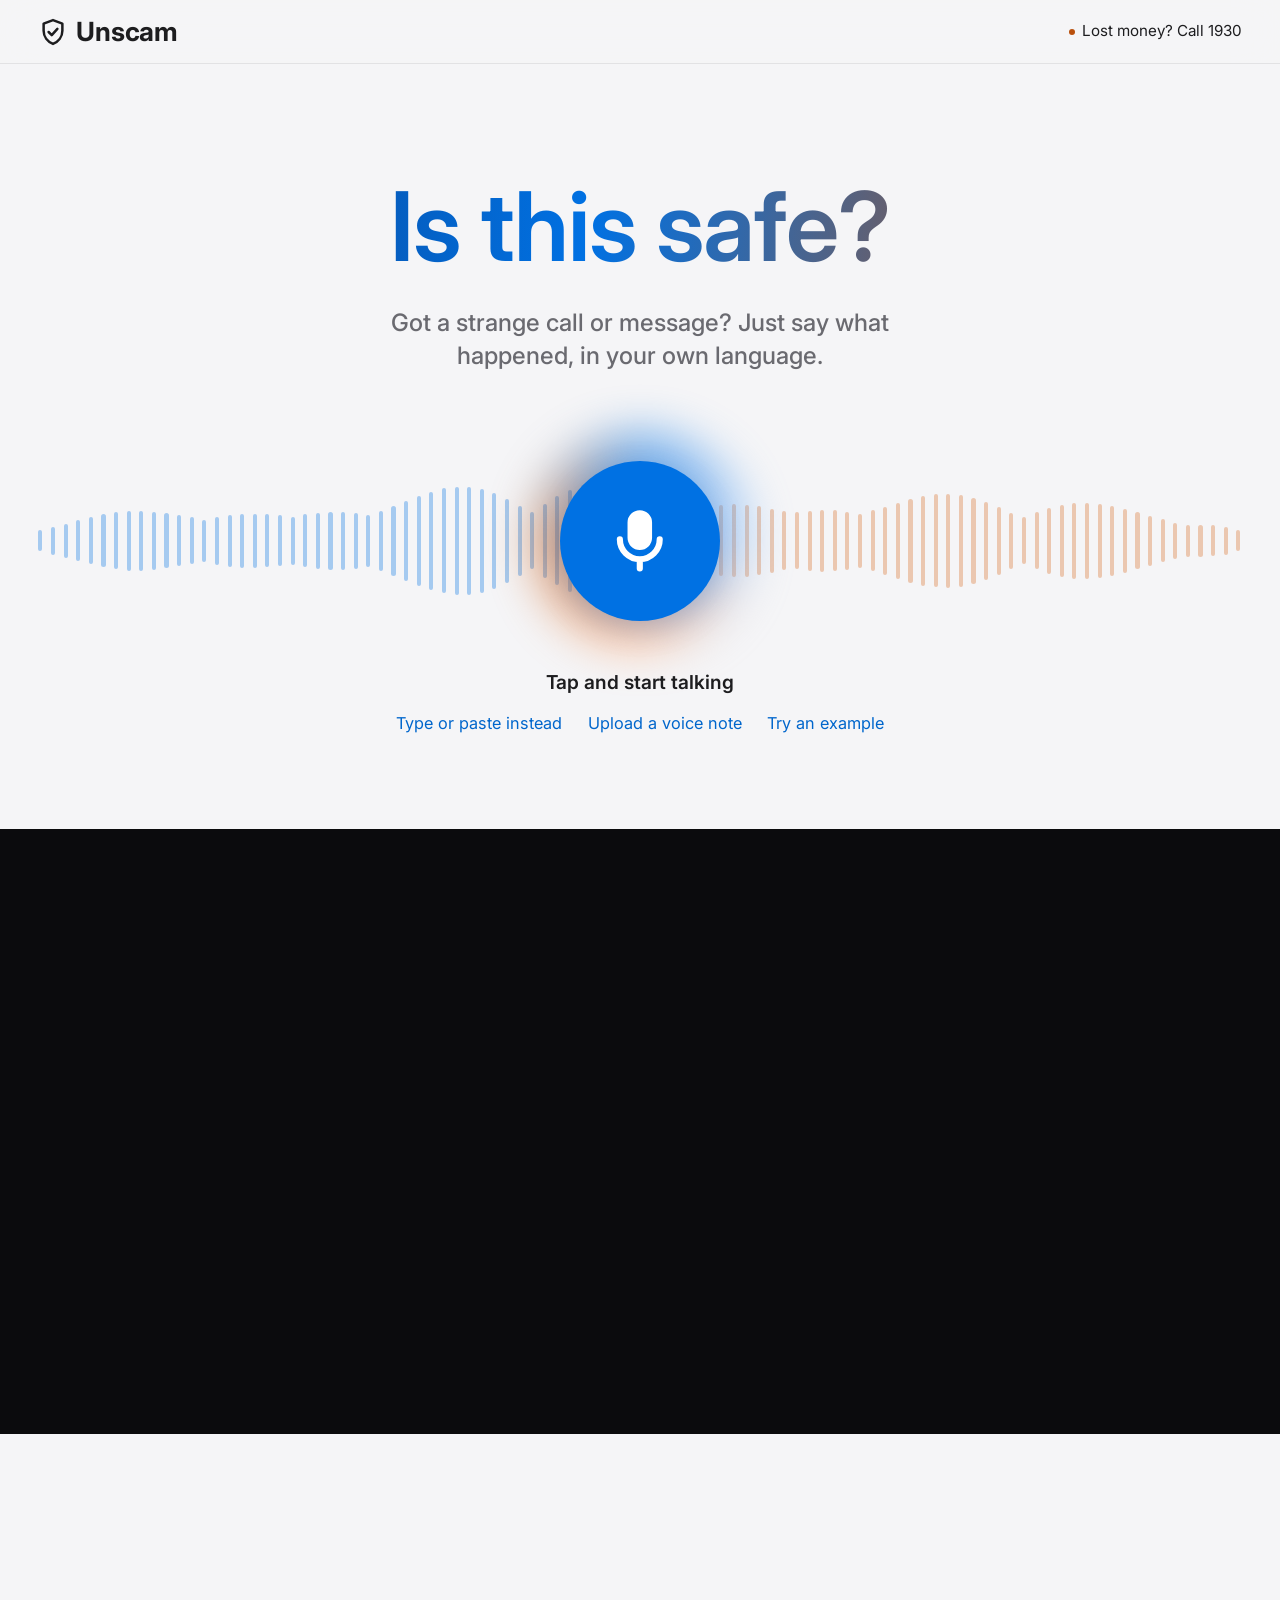
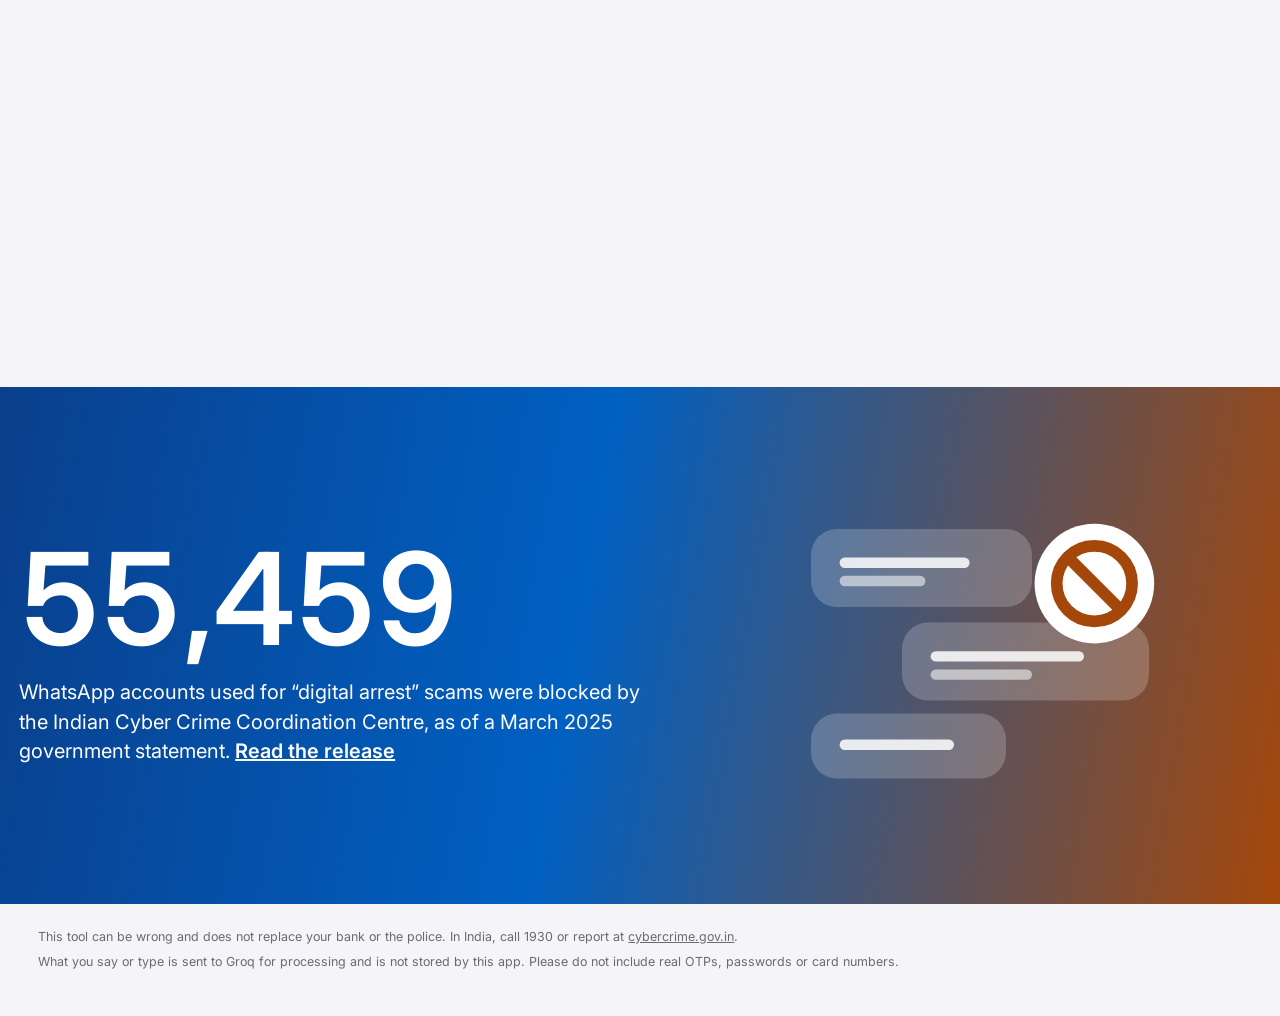
<file: public/index.html>
<!doctype html>
<html lang="en">
<head>
<script>document.documentElement.classList.add("js")</script>
<meta charset="utf-8">
<meta name="viewport" content="width=device-width, initial-scale=1, viewport-fit=cover">
<title>Unscam: check a strange call or message</title>
<meta name="description" content="Tell us about a strange call or message in your own words and language. Get a clear answer and what to do next.">
<meta name="theme-color" content="#A9C6FA">
<link rel="icon" href="data:image/svg+xml,<svg xmlns='http://www.w3.org/2000/svg' viewBox='0 0 32 32'><rect width='32' height='32' rx='9' fill='%231F5FCF'/><path d='M16 6l8 3v6c0 5-3.4 8.6-8 10-4.6-1.4-8-5-8-10V9z' fill='none' stroke='%23FFFFFF' stroke-width='2.4' stroke-linejoin='round'/></svg>">
<link rel="preconnect" href="https://fonts.googleapis.com"><link rel="preconnect" href="https://fonts.gstatic.com" crossorigin>
<link href="https://fonts.googleapis.com/css2?family=Inter:wght@400;500;600&family=Noto+Sans+Tamil:wght@400;500;600&family=Noto+Sans+Devanagari:wght@400;500;600&display=swap" rel="stylesheet">
<link rel="stylesheet" href="/static/style.css?v=24">
</head>
<body>
<header class="nav">
  <a class="logo" href="/" aria-label="Unscam home">
    <svg viewBox="0 0 24 24" aria-hidden="true"><path d="M12 2.5l7.500 2.800v5.700c0 4.700-3.100 8.700-7.500 10.500-4.400-1.800-7.500-5.800-7.500-10.500V5.300z"/><path d="M8.500 12l2.5 2.5 4.500-5"/></svg>
    Unscam
  </a>
  <a class="helpline" href="tel:1930"><span class="dot"></span>Lost money? Call 1930</a>
</header>

<main>
<section class="hero">
  <div class="hero-copy">
    <h1 id="headline" aria-live="off">Is this safe?</h1>
    <p class="lede">Got a strange call or message? Just say what happened, in your own language.</p>
  </div>

  <div class="stage" id="stage">
    <!-- idle / recording / checking -->
    <div class="capture" id="capture">
      <div class="wave" id="wave" aria-hidden="true"></div>
      <button class="mic" id="micBtn" type="button" aria-label="Start speaking">
        <span class="ring r1"></span><span class="ring r2"></span><span class="ring r3"></span>
        <span class="mic-core">
          <svg class="i-mic" viewBox="0 0 24 24" aria-hidden="true"><rect x="9" y="3" width="6" height="11" rx="3"/><path d="M5.5 11.5a6.5 6.5 0 0013 0M12 18v3"/></svg>
          <svg class="i-stop" viewBox="0 0 24 24" aria-hidden="true"><rect x="7" y="7" width="10" height="10" rx="2"/></svg>
          <span class="spinner"></span>
        </span>
      </button>
      <p class="status" id="status" role="status">Tap and start talking</p>
      <p class="timer" id="timer" hidden>0:00</p>

      <div class="alts" id="alts">
        <button class="link-btn" type="button" id="typeToggle">Type or paste instead</button>
        <span class="sep" aria-hidden="true"></span>
        <label class="link-btn" for="fileInput">Upload a voice note</label>
        <span class="sep" aria-hidden="true"></span>
        <button class="link-btn" type="button" id="exToggle" aria-expanded="false" aria-controls="examples">Try an example</button>
        <input id="fileInput" type="file" accept="audio/*,.ogg,.opus,.m4a" hidden>
      </div>

      <form class="typed" id="typedForm" hidden>
        <label for="typed" class="sr">Paste the message, or describe what happened</label>
        <textarea id="typed" rows="4" maxlength="4000" placeholder="Paste the message, or describe what happened..."></textarea>
        <button class="primary" type="submit">Check this</button>
      </form>

      <p class="error" id="error" role="alert" hidden></p>
    </div>

    <!-- result -->
    <div class="result" id="result" hidden tabindex="-1">
      <div class="verdict" id="verdict">
        <span class="badge" id="badge" aria-hidden="true"><i id="badgeMark"></i></span>
        <div class="vtext">
          <h2 id="verdictText"></h2>
          <div class="meter" id="meter" role="img"><b id="meterLabel"></b></div>
          <div class="langs" id="langs" role="group" aria-label="Reply language" hidden></div>
        </div>
      </div>
      <figure class="heard" id="heardBox" hidden>
        <figcaption id="heardLabel"></figcaption>
        <blockquote id="heard"></blockquote>
        <button class="link-btn fix" id="fixHeard" type="button"></button>
      </figure>
      <div class="detail">
        <section class="block" id="whyBlock">
          <h3 id="whyLabel"></h3>
          <ul class="reasons" id="reasons"></ul>
        </section>
        <section class="block">
          <h3 id="stepsLabel"></h3>
          <ol class="steps" id="steps"></ol>
        </section>
      </div>
      <div class="actions" id="actions"></div>
      <p class="degraded" id="degraded" hidden>The AI check was unavailable, so this is based on our phrase lists only. Treat it with extra care.</p>
      <button class="again" id="again" type="button">Check something else</button>
    </div>
  </div>

  <div class="examples" id="examples" hidden>
    <div class="ex-row">
      <button type="button" data-ex="मैं CBI अधिकारी बोल रहा हूं। आपके नाम के पार्सल में ड्रग्स मिले हैं। वीडियो कॉल पर बने रहें और किसी को न बताएं।">“CBI” video call</button>
      <button type="button" data-ex="I got a KYC update message from an unknown number. It looks like it is from my bank.">KYC from unknown number</button>
      <button type="button" data-ex="आपका OTP 482913 है। इसे किसी के साथ साझा न करें। - SBI">A genuine OTP alert</button>
    </div>
  </div>
</section>

<section class="band how">
  <h2>Three steps. <span class="nowrap">No sign-up.</span></h2>
  <ol class="how-grid">
    <li><svg class="step-art" viewBox="0 0 160 110" aria-hidden="true"><rect x="8" y="10" width="112" height="70" rx="20" fill="#0071E3"/><path d="M36 78l-4 24 26-22z" fill="#0071E3"/><g stroke="#fff" stroke-width="6" stroke-linecap="round"><path d="M38 38v14M52 28v34M66 20v50M80 30v30M94 38v14"/></g><circle cx="138" cy="28" r="13" fill="#FF9B5C"/><circle cx="150" cy="60" r="7" fill="#FF9B5C" opacity=".6"/></svg><b>Say what happened</b><span>Describe the call or message, or paste it. No forms and no special words.</span></li>
    <li><svg class="step-art" viewBox="0 0 160 110" aria-hidden="true"><rect x="8" y="10" width="104" height="84" rx="14" fill="#2A2A2E"/><rect x="24" y="28" width="72" height="8" rx="4" fill="#A1A1A6"/><rect x="24" y="46" width="44" height="8" rx="4" fill="#FF9B5C"/><rect x="24" y="64" width="62" height="8" rx="4" fill="#A1A1A6"/><circle cx="100" cy="60" r="29" fill="rgba(109,177,255,.2)" stroke="#6DB1FF" stroke-width="7"/><path d="M122 82l26 22" stroke="#6DB1FF" stroke-width="10" stroke-linecap="round"/><path d="M100 46v16" stroke="#FF9B5C" stroke-width="6" stroke-linecap="round"/><circle cx="100" cy="73" r="3.5" fill="#FF9B5C"/></svg><b>We look for warning signs</b><span>AI and known scam patterns check for things like OTP requests, arrest threats and fake KYC.</span></li>
    <li><svg class="step-art" viewBox="0 0 160 110" aria-hidden="true"><path d="M60 6l40 15v32c0 26-17 42-40 50-23-8-40-24-40-50V21z" fill="#0071E3"/><path d="M42 54l14 14 24-28" fill="none" stroke="#fff" stroke-width="8" stroke-linecap="round" stroke-linejoin="round"/><circle cx="130" cy="72" r="24" fill="#FF9B5C"/><path d="M120 62c2 11 9 18 20 20l5-6-8-5-3 3c-3-1-6-4-7-7l3-3-5-8z" fill="#0B0B0D"/></svg><b>Get a clear next step</b><span>A straight answer, the reasons, and exactly who to call if something is wrong.</span></li>
  </ol>
</section>

<section class="band watch">
  <div>
    <h2>What gives a scam away</h2>
    <p>Scammers use fear and hurry. These are some of the signs we listen for.</p>
  </div>
  <ul class="flags">
    <li><svg viewBox="0 0 40 40" aria-hidden="true"><rect x="5" y="14" width="30" height="20" rx="4"/><path d="M12 14v-4a8 8 0 0 1 16 0v4"/><circle cx="20" cy="24" r="3"/></svg><span>Asking for your OTP or PIN</span></li><li><svg viewBox="0 0 40 40" aria-hidden="true"><circle cx="13" cy="20" r="8"/><circle cx="29" cy="20" r="8"/><path d="M21 20h0"/><path d="M6 10l4 4M34 10l-4 4"/></svg><span>“You will be arrested”</span></li><li><svg viewBox="0 0 40 40" aria-hidden="true"><path d="M17 23a7 7 0 0 0 10 0l5-5a7 7 0 0 0-10-10l-2 2"/><path d="M23 17a7 7 0 0 0-10 0l-5 5a7 7 0 0 0 10 10l2-2"/></svg><span>KYC updates by link</span></li><li><svg viewBox="0 0 40 40" aria-hidden="true"><rect x="4" y="7" width="32" height="22" rx="3"/><path d="M14 35h12M20 29v6"/><path d="M14 21l6-7 6 7M20 14v11" /></svg><span>Screen-sharing apps</span></li>
    <li><svg viewBox="0 0 40 40" aria-hidden="true"><rect x="5" y="12" width="30" height="22" rx="4"/><path d="M5 19h30"/><path d="M12 6l8-4 8 4"/><circle cx="20" cy="27" r="3"/></svg><span>“Move money to a safe account”</span></li><li><svg viewBox="0 0 40 40" aria-hidden="true"><path d="M10 5h6l3 8-4 3a18 18 0 0 0 9 9l3-4 8 3v6a4 4 0 0 1-4 4C19 34 6 21 6 9a4 4 0 0 1 4-4z"/><path d="M27 6a4 4 0 0 1 7 2c0 3-3 3-3 6"/><path d="M31 18h0"/></svg><span>Unknown numbers acting as your bank</span></li><li><svg viewBox="0 0 40 40" aria-hidden="true"><rect x="6" y="16" width="28" height="18" rx="3"/><path d="M4 10h32v6H4zM20 10v24"/><path d="M20 10c-3-7-11-7-11-2 0 2 3 2 11 2zM20 10c3-7 11-7 11-2 0 2-3 2-11 2z"/></svg><span>Fees to claim a prize</span></li><li><svg viewBox="0 0 40 40" aria-hidden="true"><path d="M6 6l28 28"/><path d="M12 9h18a5 5 0 0 1 5 5v11a5 5 0 0 1-2 4M27 30H16l-8 6v-6a5 5 0 0 1-3-5V14a5 5 0 0 1 1-3"/></svg><span>“Don’t tell anyone”</span></li>
  </ul>
</section>

<section class="band fact">
  <div class="fact-grid">
    <div class="fact-text">
      <p class="big" data-count="83668">83,668</p>
      <p>WhatsApp accounts used for “digital arrest” scams were blocked by the Indian Cyber Crime Coordination Centre, as of a March 2025 government statement.
      <a href="https://pib.gov.in/PressReleasePage.aspx?PRID=2110809" target="_blank" rel="noopener">Read the release</a></p>
    </div>
    <svg class="fact-art" viewBox="0 0 320 220" aria-hidden="true">
      <rect x="20" y="20" width="170" height="60" rx="20" fill="rgba(255,255,255,.2)"/><rect x="42" y="42" width="100" height="8" rx="4" fill="#fff" opacity=".85"/><rect x="42" y="56" width="66" height="8" rx="4" fill="#fff" opacity=".55"/>
      <rect x="90" y="92" width="190" height="60" rx="20" fill="rgba(255,255,255,.2)"/><rect x="112" y="114" width="118" height="8" rx="4" fill="#fff" opacity=".85"/><rect x="112" y="128" width="78" height="8" rx="4" fill="#fff" opacity=".55"/>
      <rect x="20" y="162" width="150" height="50" rx="20" fill="rgba(255,255,255,.2)"/><rect x="42" y="182" width="88" height="8" rx="4" fill="#fff" opacity=".85"/>
      <circle cx="238" cy="62" r="46" fill="#fff"/><circle cx="238" cy="62" r="29" fill="none" stroke="#A5470A" stroke-width="9"/><path d="M218 42l40 40" stroke="#A5470A" stroke-width="9" stroke-linecap="round"/>
    </svg>
  </div>
</section>
</main>

<footer>
  <p>This tool can be wrong and does not replace your bank or the police. In India, call 1930 or report at <a href="https://cybercrime.gov.in" target="_blank" rel="noopener">cybercrime.gov.in</a>.</p>
  <p>What you say or type is sent to Groq for processing and is not stored by this app. Please do not include real OTPs, passwords or card numbers.</p>
</footer>
<script src="/static/app.js?v=24"></script>
</body>
</html>
</file>
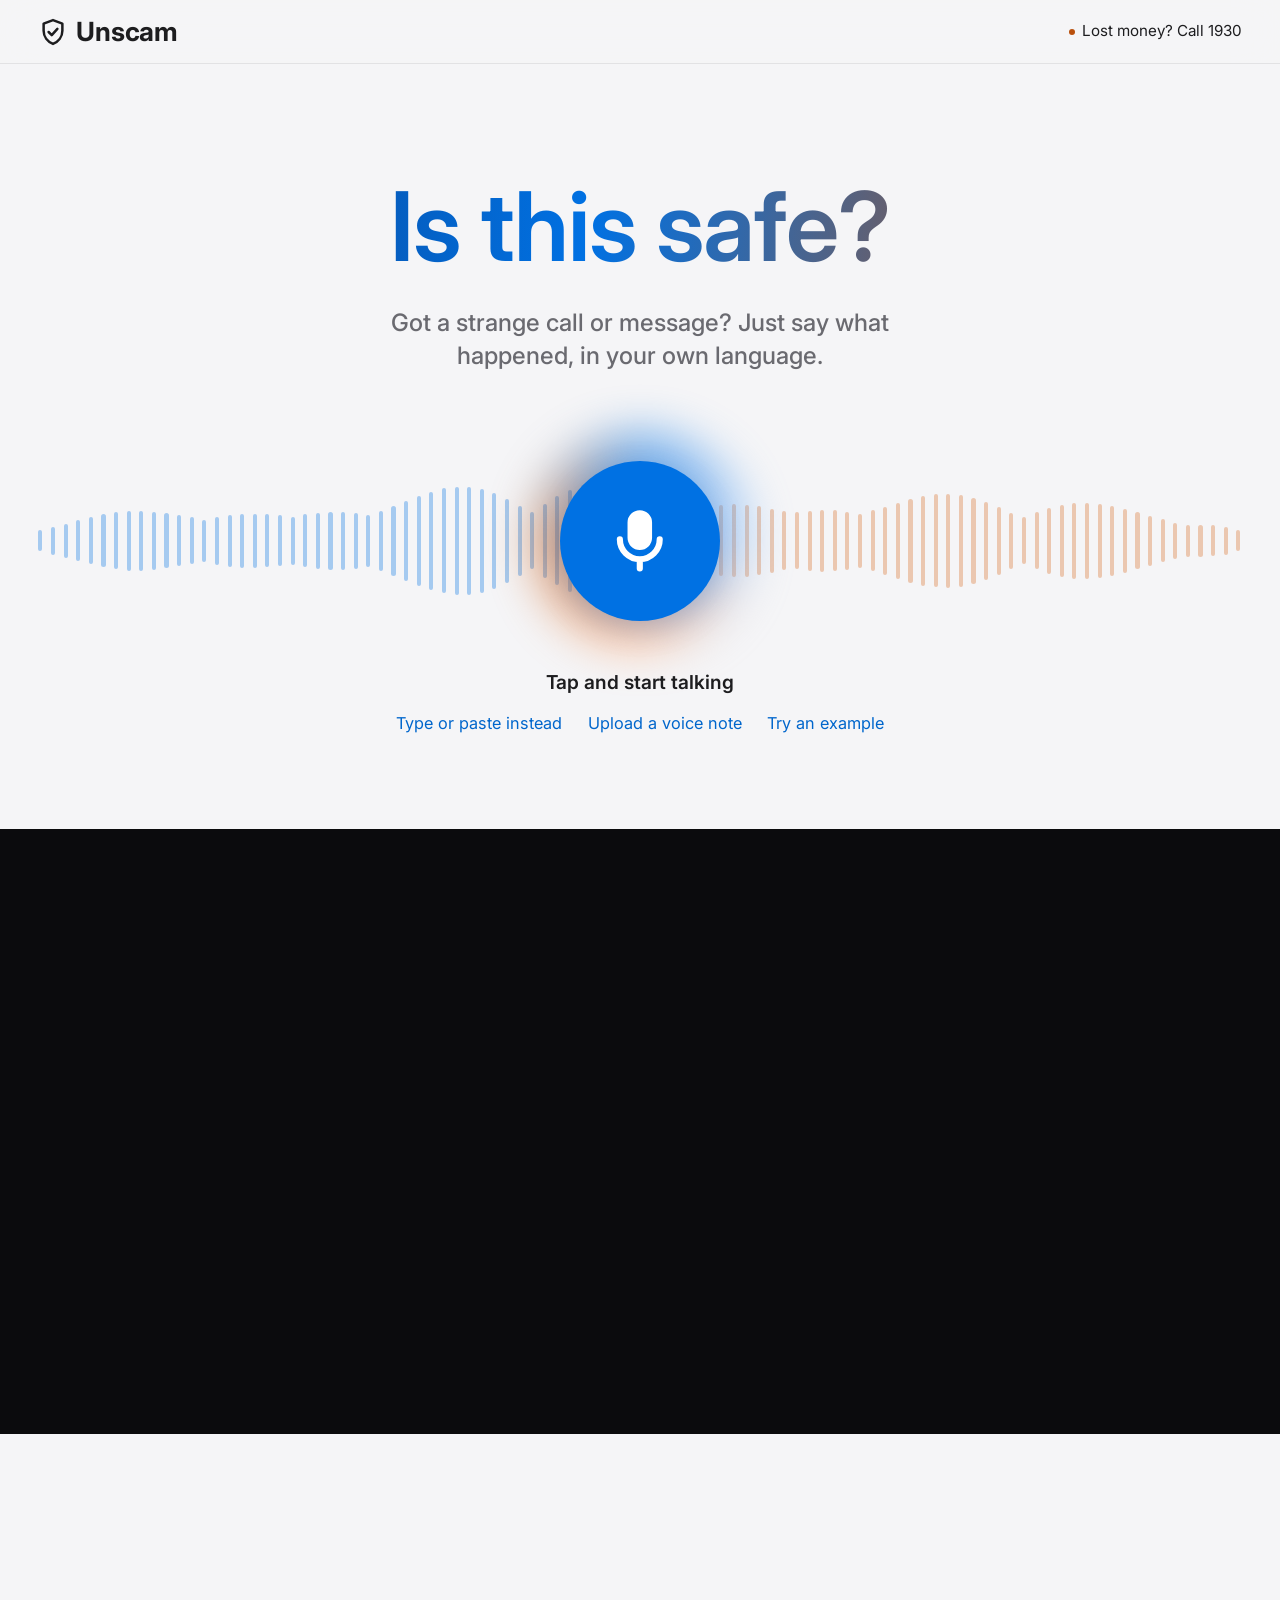
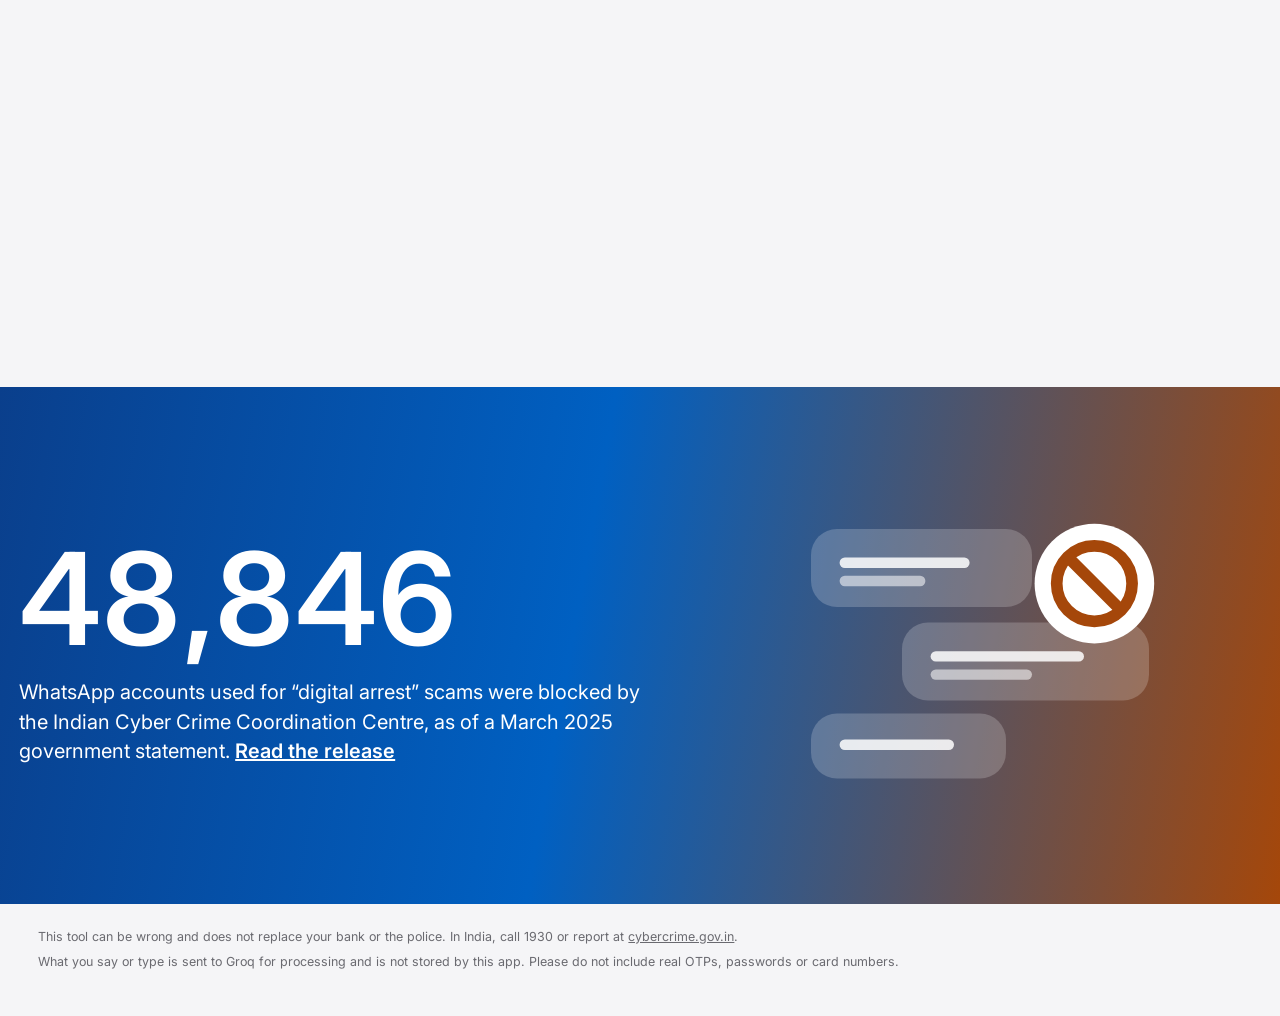
<file: static/index.html>
<!doctype html>
<html lang="en">
<head>
<script>document.documentElement.classList.add("js")</script>
<meta charset="utf-8">
<meta name="viewport" content="width=device-width, initial-scale=1, viewport-fit=cover">
<title>Unscam: check a strange call or message</title>
<meta name="description" content="Tell us about a strange call or message in your own words and language. Get a clear answer and what to do next.">
<meta name="theme-color" content="#A9C6FA">
<link rel="icon" href="data:image/svg+xml,<svg xmlns='http://www.w3.org/2000/svg' viewBox='0 0 32 32'><rect width='32' height='32' rx='9' fill='%231F5FCF'/><path d='M16 6l8 3v6c0 5-3.4 8.6-8 10-4.6-1.4-8-5-8-10V9z' fill='none' stroke='%23FFFFFF' stroke-width='2.4' stroke-linejoin='round'/></svg>">
<link rel="preconnect" href="https://fonts.googleapis.com"><link rel="preconnect" href="https://fonts.gstatic.com" crossorigin>
<link href="https://fonts.googleapis.com/css2?family=Inter:wght@400;500;600&family=Noto+Sans+Tamil:wght@400;500;600&family=Noto+Sans+Devanagari:wght@400;500;600&display=swap" rel="stylesheet">
<link rel="stylesheet" href="/static/style.css?v=23">
</head>
<body>
<header class="nav">
  <a class="logo" href="/" aria-label="Unscam home">
    <svg viewBox="0 0 24 24" aria-hidden="true"><path d="M12 2.5l7.500 2.800v5.700c0 4.700-3.100 8.700-7.500 10.500-4.400-1.800-7.500-5.800-7.500-10.500V5.300z"/><path d="M8.500 12l2.5 2.5 4.500-5"/></svg>
    Unscam
  </a>
  <a class="helpline" href="tel:1930"><span class="dot"></span>Lost money? Call 1930</a>
</header>

<main>
<section class="hero">
  <div class="hero-copy">
    <h1 id="headline" aria-live="off">Is this safe?</h1>
    <p class="lede">Got a strange call or message? Just say what happened, in your own language.</p>
  </div>

  <div class="stage" id="stage">
    <!-- idle / recording / checking -->
    <div class="capture" id="capture">
      <div class="wave" id="wave" aria-hidden="true"></div>
      <button class="mic" id="micBtn" type="button" aria-label="Start speaking">
        <span class="ring r1"></span><span class="ring r2"></span><span class="ring r3"></span>
        <span class="mic-core">
          <svg class="i-mic" viewBox="0 0 24 24" aria-hidden="true"><rect x="9" y="3" width="6" height="11" rx="3"/><path d="M5.5 11.5a6.5 6.5 0 0013 0M12 18v3"/></svg>
          <svg class="i-stop" viewBox="0 0 24 24" aria-hidden="true"><rect x="7" y="7" width="10" height="10" rx="2"/></svg>
          <span class="spinner"></span>
        </span>
      </button>
      <p class="status" id="status" role="status">Tap and start talking</p>
      <p class="timer" id="timer" hidden>0:00</p>

      <div class="alts" id="alts">
        <button class="link-btn" type="button" id="typeToggle">Type or paste instead</button>
        <span class="sep" aria-hidden="true"></span>
        <label class="link-btn" for="fileInput">Upload a voice note</label>
        <span class="sep" aria-hidden="true"></span>
        <button class="link-btn" type="button" id="exToggle" aria-expanded="false" aria-controls="examples">Try an example</button>
        <input id="fileInput" type="file" accept="audio/*,.ogg,.opus,.m4a" hidden>
      </div>

      <form class="typed" id="typedForm" hidden>
        <label for="typed" class="sr">Paste the message, or describe what happened</label>
        <textarea id="typed" rows="4" maxlength="4000" placeholder="Paste the message, or describe what happened..."></textarea>
        <button class="primary" type="submit">Check this</button>
      </form>

      <p class="error" id="error" role="alert" hidden></p>
    </div>

    <!-- result -->
    <div class="result" id="result" hidden tabindex="-1">
      <div class="verdict" id="verdict">
        <span class="badge" id="badge" aria-hidden="true"><i id="badgeMark"></i></span>
        <div class="vtext">
          <h2 id="verdictText"></h2>
          <div class="meter" id="meter" role="img"><b id="meterLabel"></b></div>
          <div class="langs" id="langs" role="group" aria-label="Reply language" hidden></div>
        </div>
      </div>
      <figure class="heard" id="heardBox" hidden>
        <figcaption id="heardLabel"></figcaption>
        <blockquote id="heard"></blockquote>
        <button class="link-btn fix" id="fixHeard" type="button"></button>
      </figure>
      <div class="detail">
        <section class="block" id="whyBlock">
          <h3 id="whyLabel"></h3>
          <ul class="reasons" id="reasons"></ul>
        </section>
        <section class="block">
          <h3 id="stepsLabel"></h3>
          <ol class="steps" id="steps"></ol>
        </section>
      </div>
      <div class="actions" id="actions"></div>
      <p class="degraded" id="degraded" hidden>The AI check was unavailable, so this is based on our phrase lists only. Treat it with extra care.</p>
      <button class="again" id="again" type="button">Check something else</button>
    </div>
  </div>

  <div class="examples" id="examples" hidden>
    <div class="ex-row">
      <button type="button" data-ex="मैं CBI अधिकारी बोल रहा हूं। आपके नाम के पार्सल में ड्रग्स मिले हैं। वीडियो कॉल पर बने रहें और किसी को न बताएं।">“CBI” video call</button>
      <button type="button" data-ex="I got a KYC update message from an unknown number. It looks like it is from my bank.">KYC from unknown number</button>
      <button type="button" data-ex="आपका OTP 482913 है। इसे किसी के साथ साझा न करें। - SBI">A genuine OTP alert</button>
    </div>
  </div>
</section>

<section class="band how">
  <h2>Three steps. <span class="nowrap">No sign-up.</span></h2>
  <ol class="how-grid">
    <li><svg class="step-art" viewBox="0 0 160 110" aria-hidden="true"><rect x="8" y="10" width="112" height="70" rx="20" fill="#0071E3"/><path d="M36 78l-4 24 26-22z" fill="#0071E3"/><g stroke="#fff" stroke-width="6" stroke-linecap="round"><path d="M38 38v14M52 28v34M66 20v50M80 30v30M94 38v14"/></g><circle cx="138" cy="28" r="13" fill="#FF9B5C"/><circle cx="150" cy="60" r="7" fill="#FF9B5C" opacity=".6"/></svg><b>Say what happened</b><span>Describe the call or message, or paste it. No forms and no special words.</span></li>
    <li><svg class="step-art" viewBox="0 0 160 110" aria-hidden="true"><rect x="8" y="10" width="104" height="84" rx="14" fill="#2A2A2E"/><rect x="24" y="28" width="72" height="8" rx="4" fill="#A1A1A6"/><rect x="24" y="46" width="44" height="8" rx="4" fill="#FF9B5C"/><rect x="24" y="64" width="62" height="8" rx="4" fill="#A1A1A6"/><circle cx="100" cy="60" r="29" fill="rgba(109,177,255,.2)" stroke="#6DB1FF" stroke-width="7"/><path d="M122 82l26 22" stroke="#6DB1FF" stroke-width="10" stroke-linecap="round"/><path d="M100 46v16" stroke="#FF9B5C" stroke-width="6" stroke-linecap="round"/><circle cx="100" cy="73" r="3.5" fill="#FF9B5C"/></svg><b>We look for warning signs</b><span>AI and known scam patterns check for things like OTP requests, arrest threats and fake KYC.</span></li>
    <li><svg class="step-art" viewBox="0 0 160 110" aria-hidden="true"><path d="M60 6l40 15v32c0 26-17 42-40 50-23-8-40-24-40-50V21z" fill="#0071E3"/><path d="M42 54l14 14 24-28" fill="none" stroke="#fff" stroke-width="8" stroke-linecap="round" stroke-linejoin="round"/><circle cx="130" cy="72" r="24" fill="#FF9B5C"/><path d="M120 62c2 11 9 18 20 20l5-6-8-5-3 3c-3-1-6-4-7-7l3-3-5-8z" fill="#0B0B0D"/></svg><b>Get a clear next step</b><span>A straight answer, the reasons, and exactly who to call if something is wrong.</span></li>
  </ol>
</section>

<section class="band watch">
  <div>
    <h2>What gives a scam away</h2>
    <p>Scammers use fear and hurry. These are some of the signs we listen for.</p>
  </div>
  <ul class="flags">
    <li><svg viewBox="0 0 40 40" aria-hidden="true"><rect x="5" y="14" width="30" height="20" rx="4"/><path d="M12 14v-4a8 8 0 0 1 16 0v4"/><circle cx="20" cy="24" r="3"/></svg><span>Asking for your OTP or PIN</span></li><li><svg viewBox="0 0 40 40" aria-hidden="true"><circle cx="13" cy="20" r="8"/><circle cx="29" cy="20" r="8"/><path d="M21 20h0"/><path d="M6 10l4 4M34 10l-4 4"/></svg><span>“You will be arrested”</span></li><li><svg viewBox="0 0 40 40" aria-hidden="true"><path d="M17 23a7 7 0 0 0 10 0l5-5a7 7 0 0 0-10-10l-2 2"/><path d="M23 17a7 7 0 0 0-10 0l-5 5a7 7 0 0 0 10 10l2-2"/></svg><span>KYC updates by link</span></li><li><svg viewBox="0 0 40 40" aria-hidden="true"><rect x="4" y="7" width="32" height="22" rx="3"/><path d="M14 35h12M20 29v6"/><path d="M14 21l6-7 6 7M20 14v11" /></svg><span>Screen-sharing apps</span></li>
    <li><svg viewBox="0 0 40 40" aria-hidden="true"><rect x="5" y="12" width="30" height="22" rx="4"/><path d="M5 19h30"/><path d="M12 6l8-4 8 4"/><circle cx="20" cy="27" r="3"/></svg><span>“Move money to a safe account”</span></li><li><svg viewBox="0 0 40 40" aria-hidden="true"><path d="M10 5h6l3 8-4 3a18 18 0 0 0 9 9l3-4 8 3v6a4 4 0 0 1-4 4C19 34 6 21 6 9a4 4 0 0 1 4-4z"/><path d="M27 6a4 4 0 0 1 7 2c0 3-3 3-3 6"/><path d="M31 18h0"/></svg><span>Unknown numbers acting as your bank</span></li><li><svg viewBox="0 0 40 40" aria-hidden="true"><rect x="6" y="16" width="28" height="18" rx="3"/><path d="M4 10h32v6H4zM20 10v24"/><path d="M20 10c-3-7-11-7-11-2 0 2 3 2 11 2zM20 10c3-7 11-7 11-2 0 2-3 2-11 2z"/></svg><span>Fees to claim a prize</span></li><li><svg viewBox="0 0 40 40" aria-hidden="true"><path d="M6 6l28 28"/><path d="M12 9h18a5 5 0 0 1 5 5v11a5 5 0 0 1-2 4M27 30H16l-8 6v-6a5 5 0 0 1-3-5V14a5 5 0 0 1 1-3"/></svg><span>“Don’t tell anyone”</span></li>
  </ul>
</section>

<section class="band fact">
  <div class="fact-grid">
    <div class="fact-text">
      <p class="big" data-count="83668">83,668</p>
      <p>WhatsApp accounts used for “digital arrest” scams were blocked by the Indian Cyber Crime Coordination Centre, as of a March 2025 government statement.
      <a href="https://pib.gov.in/PressReleasePage.aspx?PRID=2110809" target="_blank" rel="noopener">Read the release</a></p>
    </div>
    <svg class="fact-art" viewBox="0 0 320 220" aria-hidden="true">
      <rect x="20" y="20" width="170" height="60" rx="20" fill="rgba(255,255,255,.2)"/><rect x="42" y="42" width="100" height="8" rx="4" fill="#fff" opacity=".85"/><rect x="42" y="56" width="66" height="8" rx="4" fill="#fff" opacity=".55"/>
      <rect x="90" y="92" width="190" height="60" rx="20" fill="rgba(255,255,255,.2)"/><rect x="112" y="114" width="118" height="8" rx="4" fill="#fff" opacity=".85"/><rect x="112" y="128" width="78" height="8" rx="4" fill="#fff" opacity=".55"/>
      <rect x="20" y="162" width="150" height="50" rx="20" fill="rgba(255,255,255,.2)"/><rect x="42" y="182" width="88" height="8" rx="4" fill="#fff" opacity=".85"/>
      <circle cx="238" cy="62" r="46" fill="#fff"/><circle cx="238" cy="62" r="29" fill="none" stroke="#A5470A" stroke-width="9"/><path d="M218 42l40 40" stroke="#A5470A" stroke-width="9" stroke-linecap="round"/>
    </svg>
  </div>
</section>
</main>

<footer>
  <p>This tool can be wrong and does not replace your bank or the police. In India, call 1930 or report at <a href="https://cybercrime.gov.in" target="_blank" rel="noopener">cybercrime.gov.in</a>.</p>
  <p>What you say or type is sent to Groq for processing and is not stored by this app. Please do not include real OTPs, passwords or card numbers.</p>
</footer>
<script src="/static/app.js?v=23"></script>
</body>
</html>
</file>
<file: static/style.css>
:root{
  --ink:#1D1D1F;--muted:#6A6A70;--gray:#F5F5F7;--line:#D2D2D7;--black:#0B0B0D;--on-black-muted:#A1A1A6;
  --blue:#0071E3;--blue-link:#0066CC;--blue-deep:#0A4A9C;--blue-soft:#D9E9FC;
  --orange:#B9500C;--orange-deep:#8A3A06;--orange-soft:#FFE3CF;
  --red:#B3261E;--red-deep:#8C1D18;--red-soft:#FBE2E0;--green:#0B7A5A;--green-deep:#0A5C45;--green-soft:#D6F2E5;--unsure:#3A3A40;--unsure-badge:#55555C;--unsure-soft:#E8E8ED;
  --ease:cubic-bezier(.28,.11,.32,1);
  --font:-apple-system,BlinkMacSystemFont,'SF Pro Display','Inter','Noto Sans Tamil','Noto Sans Devanagari',system-ui,sans-serif;
}
*{box-sizing:border-box}
html{-webkit-text-size-adjust:100%;scroll-behavior:smooth;background:var(--gray)}
body{margin:0;font-family:var(--font);color:var(--ink);background:var(--gray);font-size:19px;line-height:1.47;overflow-x:hidden;-webkit-font-smoothing:antialiased}
a{color:inherit}
.sr{position:absolute;width:1px;height:1px;overflow:hidden;clip:rect(0 0 0 0)}
button,textarea{font:inherit;color:inherit}
:focus-visible{outline:3px solid var(--blue);outline-offset:3px}

.nav{position:sticky;top:0;z-index:10;display:flex;justify-content:space-between;align-items:center;height:64px;padding:0 clamp(1.2rem,3vw,3rem);background:rgba(245,245,247,.78);border-bottom:1px solid rgba(0,0,0,.08);-webkit-backdrop-filter:saturate(180%) blur(20px);backdrop-filter:saturate(180%) blur(20px)}
.logo{display:flex;align-items:center;gap:.5rem;font-weight:700;font-size:1.65rem;letter-spacing:-.01em;text-decoration:none}
.logo svg{width:30px;height:30px;fill:none;stroke:currentColor;stroke-width:2;stroke-linecap:round;stroke-linejoin:round}
.helpline{font-size:.95rem;text-decoration:none;color:var(--ink);display:inline-flex;align-items:center;gap:.4rem}
.helpline:hover{color:var(--blue-link)}
.dot{width:6px;height:6px;border-radius:50%;background:var(--orange)}

.hero{position:relative;overflow:hidden;display:grid;grid-template-columns:minmax(0,1fr);justify-items:center;text-align:center;padding:clamp(3rem,7vw,5.5rem) 1.2rem clamp(3.5rem,7vw,6rem)}
.hero-copy,.stage,.examples{position:relative;z-index:1}
.hero-copy{width:min(1000px,100%);min-width:0}
.nowrap{white-space:nowrap}
/* Roomy line height: Tamil and Devanagari marks extend beyond Latin letter heights. */
h1{display:flex;justify-content:center;align-items:center;white-space:nowrap;font-size:clamp(2.9rem,8vw,6rem);height:calc(clamp(2.9rem,8vw,6rem)*1.55);line-height:1.4;font-weight:600;letter-spacing:-.012em;margin:0;background:linear-gradient(95deg,#0A4A9C 5%,#0071E3 45%,#B9500C 100%);-webkit-background-clip:text;background-clip:text;color:transparent;transition:opacity .4s var(--ease),transform .4s var(--ease)}
h1.swap{opacity:0;transform:translateY(10px)}
.lede{font-size:clamp(1.15rem,2vw,1.5rem);line-height:1.35;font-weight:500;color:var(--muted);margin:.4rem auto 0;max-width:38rem}

.stage{width:min(980px,100%);margin-top:clamp(1.6rem,3.5vw,2.8rem)}
.capture{position:relative;display:grid;justify-items:center}
/* A faint sound wave fills the width behind the mic and follows the voice while recording. */
.wave{position:absolute;left:50%;top:7.75rem;width:100vw;height:13rem;transform:translate(-50%,-50%);display:flex;align-items:center;justify-content:space-between;padding:0 clamp(1rem,3vw,3rem);pointer-events:none;opacity:.32;transition:opacity .4s var(--ease)}
.wave i{display:block;flex:none;width:clamp(3px,.32vw,5px);height:calc(var(--h)*100%);border-radius:99px;background:var(--c);transform:scaleY(calc(1 + var(--level,0)*var(--v)));transition:transform .12s linear}
.recording .wave{opacity:.75}
.checking .wave{opacity:.18}
.capture .mic,.capture .status,.capture .timer,.capture .alts,.capture .typed,.capture .error{position:relative;z-index:1}
.mic{position:relative;width:15.5rem;height:15.5rem;border:0;background:none;padding:0;cursor:pointer;display:grid;place-items:center;--level:0}
/* Slow-moving glow invites the tap; while recording it follows the voice. */
.mic::before{content:"";position:absolute;inset:.9rem;border-radius:50%;background:conic-gradient(from 0deg,#0071E3,#7DB5F5,#FF9B5C,#B9500C,#0071E3);filter:blur(22px);opacity:.5;animation:aura 9s linear infinite;transition:opacity .3s,transform .1s linear}
.mic-core{position:relative;z-index:1;width:10rem;height:10rem;border-radius:50%;background:var(--blue);color:#fff;display:grid;place-items:center;box-shadow:0 8px 28px rgba(0,80,180,.28);transition:transform .35s var(--ease),background .3s}
.mic:hover .mic-core{transform:scale(1.05)}
.mic:active .mic-core{transform:scale(.95)}
.mic svg{width:4.6rem;height:4.6rem;fill:none;stroke:currentColor;stroke-width:2;stroke-linecap:round;stroke-linejoin:round}
.i-mic rect{fill:currentColor}
.i-stop,.spinner{display:none}
.ring{display:none}
@keyframes aura{to{transform:rotate(360deg)}}
.recording .mic::before{opacity:calc(.55 + var(--level)*.45);transform:scale(calc(1.05 + var(--level)*.5))}
.recording .mic-core{background:var(--orange)}
.recording .i-mic{display:none}.recording .i-stop{display:block}.recording .i-stop rect{fill:currentColor;stroke:none}
.checking .mic{cursor:progress}
.checking .i-mic,.checking .i-stop{display:none}
.checking .mic-core{background:#fff;box-shadow:0 8px 28px rgba(0,0,0,.1)}
.checking .mic::before{animation-duration:2.4s;opacity:.7}
.checking .spinner{display:block;width:4rem;height:4rem;border-radius:50%;border:3px solid var(--blue-soft);border-top-color:var(--blue);animation:aura .85s linear infinite}
.status{font-size:1.2rem;font-weight:600;margin:.2rem 0 0}
.timer{font-variant-numeric:tabular-nums;color:var(--muted);margin:.1rem 0 0}
.alts{display:flex;align-items:center;gap:.5rem 1.6rem;margin-top:.8rem;flex-wrap:wrap;justify-content:center}
.sep{display:none}
.link-btn{background:none;border:0;padding:.2rem 0;color:var(--blue-link);font-size:1.02rem;cursor:pointer}
.link-btn:hover{text-decoration:underline}
.typed{width:min(38rem,100%);margin-top:1.1rem;display:grid;gap:.8rem;animation:rise .4s var(--ease)}
.typed[hidden]{display:none}
textarea{width:100%;padding:.9rem 1.1rem;border-radius:16px;border:1px solid var(--line);background:#fff;resize:vertical;line-height:1.45}
textarea::placeholder{color:#6A6A70}
.primary{justify-self:center;background:var(--blue);color:#fff;border:0;border-radius:99px;font-weight:500;padding:.55rem 1.5rem;cursor:pointer;transition:background .2s}
.primary:hover{background:#0062C4}
.error{margin:.9rem 0 0;padding:.6rem 1rem;border-radius:12px;background:var(--orange-soft);color:var(--orange-deep);font-size:1rem}

.examples{margin-top:1rem;font-size:1rem;animation:rise .4s var(--ease)}
.examples[hidden]{display:none}
.ex-row{display:flex;flex-wrap:wrap;gap:.2rem 1.4rem;justify-content:center}
.ex-row button{background:none;border:0;padding:.15rem 0;color:var(--blue-link);cursor:pointer}
.ex-row button:hover{text-decoration:underline}
.has-result .examples{display:none}
.has-result{padding:0}
.has-result .stage{margin-top:0;width:100%}
/* A result is its own screen: nothing else competes with it. */
.showing-result .band{display:none}

.result{text-align:left;outline:none;animation:fadein .5s var(--ease)}
@keyframes fadein{from{opacity:0}}
@keyframes rise{from{opacity:0;transform:translateY(22px)}}
/* The verdict is a full-width statement in the same voice as the page headline. */
.verdict{display:grid;justify-items:center;text-align:center;gap:.9rem;padding:clamp(3rem,7vw,5.5rem) 1.2rem clamp(2.6rem,5vw,4rem)}
.verdict h2{margin:0;font-size:clamp(2.1rem,4.8vw,3.7rem);line-height:1.25;font-weight:600;letter-spacing:-.01em;max-width:60rem}
.badge{width:clamp(4rem,7vw,5.4rem);height:clamp(4rem,7vw,5.4rem);display:grid;place-items:center;color:#fff;font-size:clamp(1.7rem,3vw,2.3rem);font-weight:700;animation:pop .55s .1s var(--ease) backwards}
@keyframes pop{from{transform:scale(.4);opacity:0}}
.badge i{font-style:normal;line-height:1}
.vtext{display:grid;justify-items:center;gap:.5rem;min-width:0}
/* Each verdict differs by shape and label as well as colour, so colour is never the only cue. */
.v-likely_scam .verdict{background:var(--red-soft);color:var(--red-deep)}
.v-likely_scam .badge{background:var(--red);clip-path:polygon(50% 3%,100% 95%,0 95%)}
.v-likely_scam .badge i{transform:translateY(.55rem);font-size:clamp(1.4rem,2.4vw,1.9rem)}
.v-not_sure .verdict{background:var(--unsure-soft);color:var(--unsure)}
.v-not_sure .badge{background:var(--unsure-badge);clip-path:polygon(50% 0,100% 50%,50% 100%,0 50%)}
.v-likely_fine .verdict{background:var(--green-soft);color:var(--green-deep)}
.v-likely_fine .badge{background:var(--green);border-radius:50%}
.meter{display:flex;align-items:center;gap:.28rem}
.meter b{font-size:1.1rem;font-weight:600}
.langs{display:inline-flex;gap:.2rem;margin-top:.5rem;padding:.2rem;border-radius:99px;background:rgba(255,255,255,.55)}
.langs[hidden]{display:none}
.langs button{min-width:5rem;padding:.32rem .9rem;background:none;border:0;border-radius:99px;color:inherit;font-size:.96rem;font-weight:500;cursor:pointer;transition:background .25s var(--ease)}
.langs button[aria-pressed="true"]{background:#fff;font-weight:700;box-shadow:0 1px 4px rgba(0,0,0,.14)}
.fix{margin-top:.5rem;font-size:.95rem}
.heard{margin:clamp(2.2rem,5vw,3.6rem) auto 0;padding:0 1.2rem;max-width:50rem;text-align:center;animation:rise .6s .15s var(--ease) backwards}
.heard figcaption,.block h3{font-size:clamp(1.5rem,3vw,2.1rem);line-height:1.25;font-weight:600;letter-spacing:-.008em;color:var(--ink);margin:0 0 1.1rem}
.heard figcaption{font-size:1rem;font-weight:500;color:var(--muted);letter-spacing:0;margin-bottom:.5rem}
blockquote{margin:0;font-size:clamp(1.15rem,2.1vw,1.45rem);line-height:1.45;font-weight:500}
.swapping .detail,.swapping .verdict h2{opacity:0}
.detail,.verdict h2{transition:opacity .16s linear}
.detail{display:grid;grid-template-columns:repeat(2,minmax(0,1fr));gap:2.6rem clamp(2.5rem,6vw,6rem);max-width:1180px;margin:clamp(2.6rem,6vw,4.5rem) auto 0;padding:0 clamp(1.2rem,4vw,3rem)}
.block{min-width:0;animation:rise .6s .25s var(--ease) backwards}
.block:last-child{animation-delay:.38s}
.reasons,.steps{list-style:none;margin:0;padding:0}
.reasons li{padding:0;margin-bottom:1.25rem;line-height:1.45;font-size:1.06rem}
.src{display:block;font-size:.84rem;color:var(--muted);margin-top:.2rem}
.src a{color:var(--blue-link);text-underline-offset:2px}
.steps{counter-reset:s}
.steps li{counter-increment:s;display:flex;gap:.8rem;margin-bottom:1rem;line-height:1.45;font-size:1.06rem}
.steps li::before{content:counter(s);flex:none;width:1.7rem;height:1.7rem;margin-top:.05rem;border-radius:50%;background:var(--ink);color:#fff;font-size:.86rem;font-weight:600;display:grid;place-items:center}
.actions{display:flex;flex-wrap:wrap;justify-content:center;gap:.7rem;margin-top:clamp(1.6rem,4vw,3rem);padding:0 1.2rem;animation:rise .6s .5s var(--ease) backwards}
.actions:empty{display:none}
.actions a{text-align:center;font-weight:500;text-decoration:none;padding:.72rem 1.7rem;border-radius:99px;line-height:1.3;transition:transform .25s var(--ease),opacity .2s}
.actions a:hover{transform:scale(1.03)}
.a-primary{background:var(--red);color:#fff}
.a-second{background:var(--blue);color:#fff}
.a-ghost{border:1px solid var(--blue-link);color:var(--blue-link)}
.degraded{max-width:44rem;margin:1.4rem auto 0;padding:.7rem 1rem;border-radius:12px;background:var(--unsure-soft);text-align:center;font-size:.95rem}
.again{display:block;margin:1.4rem auto clamp(3rem,7vw,5rem);padding:.4rem .8rem;background:none;border:0;color:var(--blue-link);font-size:1.08rem;cursor:pointer}
.again:hover{text-decoration:underline}

.band{padding:clamp(4rem,9vw,7.5rem) 1.2rem}
.band>*{max-width:1280px;margin-inline:auto}
.band h2{font-size:clamp(2.2rem,5.4vw,3.9rem);line-height:1.2;font-weight:600;letter-spacing:-.012em;margin:0 auto clamp(2rem,4vw,3.5rem);text-align:center}
.how{background:var(--black);color:#F5F5F7}
.how-grid{list-style:none;padding:0;counter-reset:h;display:grid;grid-template-columns:repeat(auto-fit,minmax(16rem,1fr));gap:2.5rem clamp(2rem,5vw,4.5rem);margin-block:0}
.how-grid li{counter-increment:h}
.step-art{display:block;width:clamp(8rem,13vw,10.5rem);height:auto;margin-bottom:1rem}
.how-grid li::before{content:none}
.how-grid b{display:block;font-size:1.32rem;font-weight:600;margin:.3rem 0 .3rem}
.how-grid span{display:block;color:var(--on-black-muted);line-height:1.45}
.watch{text-align:center}
.watch h2{margin-bottom:.6rem}
.watch p{margin:0 auto clamp(2rem,4vw,3rem);color:var(--muted);font-size:clamp(1.1rem,1.8vw,1.35rem);font-weight:500;max-width:36rem}
.flags{list-style:none;padding:0;margin-block:0;display:grid;grid-template-columns:repeat(auto-fit,minmax(15.5rem,1fr));gap:1.8rem clamp(1.5rem,3vw,3rem);text-align:left}
.flags li{display:flex;align-items:center;gap:.9rem;font-size:clamp(1.02rem,1.5vw,1.18rem);font-weight:600;line-height:1.3}
.flags svg{flex:none;width:2.9rem;height:2.9rem;padding:.55rem;border-radius:50%;background:var(--orange-soft);fill:none;stroke:var(--orange-deep);stroke-width:2.6;stroke-linecap:round;stroke-linejoin:round}
.flags li:nth-child(even) svg{background:var(--blue-soft);stroke:var(--blue-deep)}
.fact{background:linear-gradient(100deg,#0A3F8C,#0060C2 45%,#A5470A);color:#fff}
.fact-grid{display:grid;grid-template-columns:minmax(0,1.2fr) minmax(0,1fr);gap:clamp(2rem,5vw,5rem);align-items:center}
.fact .big{font-size:clamp(4rem,10vw,8rem);line-height:1.15;font-weight:600;letter-spacing:-.015em;margin:0 0 .4rem;font-variant-numeric:tabular-nums}
.fact p{margin:0;font-size:clamp(1.05rem,1.7vw,1.25rem)}
.fact a{color:#fff;font-weight:600}
.fact-art{width:100%;max-width:26rem;height:auto;justify-self:center}
@media (max-width:760px){.fact-grid{grid-template-columns:minmax(0,1fr);text-align:center}.fact-art{max-width:15rem}}
footer{padding:1.5rem clamp(1.2rem,3vw,3rem) 2.4rem;font-size:.78rem;color:var(--muted);line-height:1.5}
footer p{margin:0 0 .4rem}

/* Scroll reveal: added only when JavaScript runs, so nothing stays hidden without it. */
.js .reveal{opacity:0;transform:translateY(26px);transition:opacity .7s var(--ease),transform .7s var(--ease)}
.js .reveal.above{transform:translateY(-26px)}
.js .reveal.in{opacity:1;transform:none;transition-delay:var(--d,0s)}

@media (max-width:820px){.detail{grid-template-columns:minmax(0,1fr)}}
@media (max-width:560px){
  body{font-size:17px}
  .wave{top:6.5rem}
  .mic{width:13rem;height:13rem}.mic-core{width:8.4rem;height:8.4rem}.mic svg{width:3.9rem;height:3.9rem}
  .logo{font-size:1.45rem}.logo svg{width:26px;height:26px}.helpline{font-size:.82rem}
  .alts{flex-direction:column;gap:.2rem}
  .degraded{margin-inline:1.2rem}
  .actions{flex-direction:column;align-items:stretch;padding-inline:1.2rem}
}
@media (prefers-reduced-motion:reduce){
  *,*::before,*::after{animation-duration:.01ms!important;animation-delay:0s!important;animation-iteration-count:1!important;transition-duration:.01ms!important;transition-delay:0s!important;scroll-behavior:auto!important}
  .js .reveal{opacity:1;transform:none}
}
</file>
